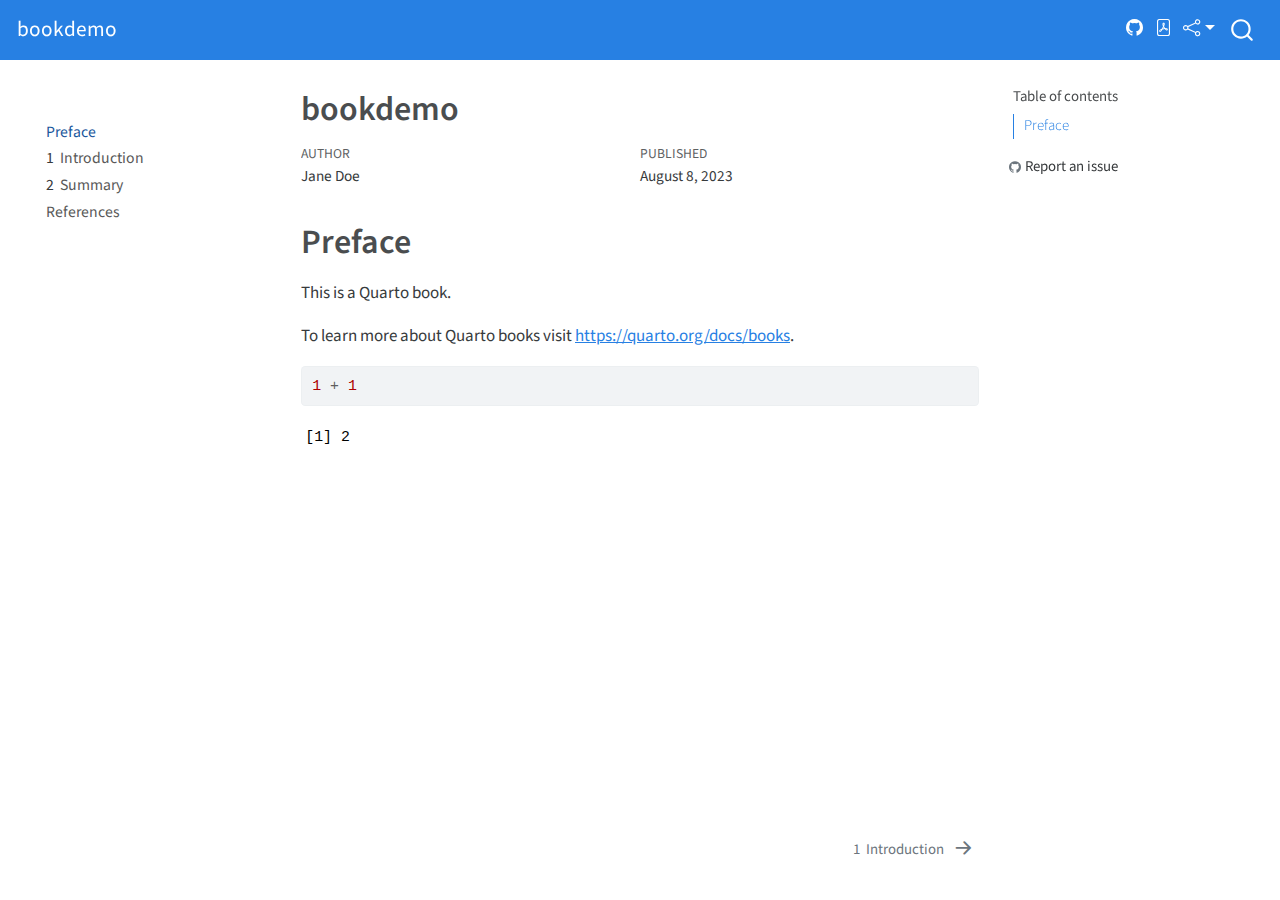
<file: docs/index.html>
<!DOCTYPE html>
<html xmlns="http://www.w3.org/1999/xhtml" lang="en" xml:lang="en"><head>

<meta charset="utf-8">
<meta name="generator" content="quarto-1.3.433">

<meta name="viewport" content="width=device-width, initial-scale=1.0, user-scalable=yes">

<meta name="author" content="Jane Doe">
<meta name="dcterms.date" content="2023-08-08">

<title>bookdemo</title>
<style>
code{white-space: pre-wrap;}
span.smallcaps{font-variant: small-caps;}
div.columns{display: flex; gap: min(4vw, 1.5em);}
div.column{flex: auto; overflow-x: auto;}
div.hanging-indent{margin-left: 1.5em; text-indent: -1.5em;}
ul.task-list{list-style: none;}
ul.task-list li input[type="checkbox"] {
  width: 0.8em;
  margin: 0 0.8em 0.2em -1em; /* quarto-specific, see https://github.com/quarto-dev/quarto-cli/issues/4556 */ 
  vertical-align: middle;
}
/* CSS for syntax highlighting */
pre > code.sourceCode { white-space: pre; position: relative; }
pre > code.sourceCode > span { display: inline-block; line-height: 1.25; }
pre > code.sourceCode > span:empty { height: 1.2em; }
.sourceCode { overflow: visible; }
code.sourceCode > span { color: inherit; text-decoration: inherit; }
div.sourceCode { margin: 1em 0; }
pre.sourceCode { margin: 0; }
@media screen {
div.sourceCode { overflow: auto; }
}
@media print {
pre > code.sourceCode { white-space: pre-wrap; }
pre > code.sourceCode > span { text-indent: -5em; padding-left: 5em; }
}
pre.numberSource code
  { counter-reset: source-line 0; }
pre.numberSource code > span
  { position: relative; left: -4em; counter-increment: source-line; }
pre.numberSource code > span > a:first-child::before
  { content: counter(source-line);
    position: relative; left: -1em; text-align: right; vertical-align: baseline;
    border: none; display: inline-block;
    -webkit-touch-callout: none; -webkit-user-select: none;
    -khtml-user-select: none; -moz-user-select: none;
    -ms-user-select: none; user-select: none;
    padding: 0 4px; width: 4em;
  }
pre.numberSource { margin-left: 3em;  padding-left: 4px; }
div.sourceCode
  {   }
@media screen {
pre > code.sourceCode > span > a:first-child::before { text-decoration: underline; }
}
</style>


<script src="site_libs/quarto-nav/quarto-nav.js"></script>
<script src="site_libs/quarto-nav/headroom.min.js"></script>
<script src="site_libs/clipboard/clipboard.min.js"></script>
<script src="site_libs/quarto-search/autocomplete.umd.js"></script>
<script src="site_libs/quarto-search/fuse.min.js"></script>
<script src="site_libs/quarto-search/quarto-search.js"></script>
<meta name="quarto:offset" content="./">
<link href="./intro.html" rel="next">
<script src="site_libs/quarto-html/quarto.js"></script>
<script src="site_libs/quarto-html/popper.min.js"></script>
<script src="site_libs/quarto-html/tippy.umd.min.js"></script>
<script src="site_libs/quarto-html/anchor.min.js"></script>
<link href="site_libs/quarto-html/tippy.css" rel="stylesheet">
<link href="site_libs/quarto-html/quarto-syntax-highlighting.css" rel="stylesheet" id="quarto-text-highlighting-styles">
<script src="site_libs/bootstrap/bootstrap.min.js"></script>
<link href="site_libs/bootstrap/bootstrap-icons.css" rel="stylesheet">
<link href="site_libs/bootstrap/bootstrap.min.css" rel="stylesheet" id="quarto-bootstrap" data-mode="light">
<script id="quarto-search-options" type="application/json">{
  "location": "navbar",
  "copy-button": false,
  "collapse-after": 3,
  "panel-placement": "end",
  "type": "overlay",
  "limit": 20,
  "language": {
    "search-no-results-text": "No results",
    "search-matching-documents-text": "matching documents",
    "search-copy-link-title": "Copy link to search",
    "search-hide-matches-text": "Hide additional matches",
    "search-more-match-text": "more match in this document",
    "search-more-matches-text": "more matches in this document",
    "search-clear-button-title": "Clear",
    "search-detached-cancel-button-title": "Cancel",
    "search-submit-button-title": "Submit",
    "search-label": "Search"
  }
}</script>


</head>

<body class="nav-sidebar floating nav-fixed">

<div id="quarto-search-results"></div>
  <header id="quarto-header" class="headroom fixed-top">
    <nav class="navbar navbar-expand-lg navbar-dark ">
      <div class="navbar-container container-fluid">
      <div class="navbar-brand-container">
    <a class="navbar-brand" href="./index.html">
    <span class="navbar-title">bookdemo</span>
    </a>
  </div>
        <div class="quarto-navbar-tools ms-auto tools-wide">
    <a href="https://github.com/agrogan1/bookdemo" rel="" title="Source Code" class="quarto-navigation-tool px-1" aria-label="Source Code"><i class="bi bi-github"></i></a>
    <a href="./bookdemo.pdf" rel="" title="Download PDF" class="quarto-navigation-tool px-1" aria-label="Download PDF"><i class="bi bi-file-pdf"></i></a>
    <div class="dropdown">
      <a href="" title="Share" id="quarto-navigation-tool-dropdown-0" class="quarto-navigation-tool dropdown-toggle px-1" data-bs-toggle="dropdown" aria-expanded="false" aria-label="Share"><i class="bi bi-share"></i></a>
      <ul class="dropdown-menu dropdown-menu-end" aria-labelledby="quarto-navigation-tool-dropdown-0">
          <li>
            <a class="dropdown-item quarto-navbar-tools ms-auto-item" href="https://twitter.com/intent/tweet?url=|url|">
              <i class="bi bi-bi-twitter pe-1"></i>
            Twitter
            </a>
          </li>
          <li>
            <a class="dropdown-item quarto-navbar-tools ms-auto-item" href="https://www.facebook.com/sharer/sharer.php?u=|url|">
              <i class="bi bi-bi-facebook pe-1"></i>
            Facebook
            </a>
          </li>
          <li>
            <a class="dropdown-item quarto-navbar-tools ms-auto-item" href="https://www.linkedin.com/sharing/share-offsite/?url=|url|">
              <i class="bi bi-bi-linkedin pe-1"></i>
            LinkedIn
            </a>
          </li>
      </ul>
    </div>
</div>
          <div id="quarto-search" class="" title="Search"></div>
      </div> <!-- /container-fluid -->
    </nav>
  <nav class="quarto-secondary-nav">
    <div class="container-fluid d-flex">
      <button type="button" class="quarto-btn-toggle btn" data-bs-toggle="collapse" data-bs-target="#quarto-sidebar,#quarto-sidebar-glass" aria-controls="quarto-sidebar" aria-expanded="false" aria-label="Toggle sidebar navigation" onclick="if (window.quartoToggleHeadroom) { window.quartoToggleHeadroom(); }">
        <i class="bi bi-layout-text-sidebar-reverse"></i>
      </button>
      <nav class="quarto-page-breadcrumbs" aria-label="breadcrumb"><ol class="breadcrumb"><li class="breadcrumb-item"><a href="./index.html">Preface</a></li></ol></nav>
      <a class="flex-grow-1" role="button" data-bs-toggle="collapse" data-bs-target="#quarto-sidebar,#quarto-sidebar-glass" aria-controls="quarto-sidebar" aria-expanded="false" aria-label="Toggle sidebar navigation" onclick="if (window.quartoToggleHeadroom) { window.quartoToggleHeadroom(); }">      
      </a>
      <button type="button" class="btn quarto-search-button" aria-label="" onclick="window.quartoOpenSearch();">
        <i class="bi bi-search"></i>
      </button>
    </div>
  </nav>
</header>
<!-- content -->
<div id="quarto-content" class="quarto-container page-columns page-rows-contents page-layout-article page-navbar">
<!-- sidebar -->
  <nav id="quarto-sidebar" class="sidebar collapse collapse-horizontal sidebar-navigation floating overflow-auto">
        <div class="mt-2 flex-shrink-0 align-items-center">
        <div class="sidebar-search">
        <div id="quarto-search" class="" title="Search"></div>
        </div>
        </div>
    <div class="sidebar-menu-container"> 
    <ul class="list-unstyled mt-1">
        <li class="sidebar-item">
  <div class="sidebar-item-container"> 
  <a href="./index.html" class="sidebar-item-text sidebar-link active">
 <span class="menu-text">Preface</span></a>
  </div>
</li>
        <li class="sidebar-item">
  <div class="sidebar-item-container"> 
  <a href="./intro.html" class="sidebar-item-text sidebar-link">
 <span class="menu-text"><span class="chapter-number">1</span>&nbsp; <span class="chapter-title">Introduction</span></span></a>
  </div>
</li>
        <li class="sidebar-item">
  <div class="sidebar-item-container"> 
  <a href="./summary.html" class="sidebar-item-text sidebar-link">
 <span class="menu-text"><span class="chapter-number">2</span>&nbsp; <span class="chapter-title">Summary</span></span></a>
  </div>
</li>
        <li class="sidebar-item">
  <div class="sidebar-item-container"> 
  <a href="./references.html" class="sidebar-item-text sidebar-link">
 <span class="menu-text">References</span></a>
  </div>
</li>
    </ul>
    </div>
</nav>
<div id="quarto-sidebar-glass" data-bs-toggle="collapse" data-bs-target="#quarto-sidebar,#quarto-sidebar-glass"></div>
<!-- margin-sidebar -->
    <div id="quarto-margin-sidebar" class="sidebar margin-sidebar">
        <nav id="TOC" role="doc-toc" class="toc-active">
    <h2 id="toc-title">Table of contents</h2>
   
  <ul>
  <li><a href="#preface" id="toc-preface" class="nav-link active" data-scroll-target="#preface">Preface</a></li>
  </ul>
<div class="toc-actions"><div><i class="bi bi-github"></i></div><div class="action-links"><p><a href="https://github.com/agrogan1/bookdemo/issues/new" class="toc-action">Report an issue</a></p></div></div></nav>
    </div>
<!-- main -->
<main class="content" id="quarto-document-content">

<header id="title-block-header" class="quarto-title-block default">
<div class="quarto-title">
<h1 class="title">bookdemo</h1>
</div>



<div class="quarto-title-meta">

    <div>
    <div class="quarto-title-meta-heading">Author</div>
    <div class="quarto-title-meta-contents">
             <p>Jane Doe </p>
          </div>
  </div>
    
    <div>
    <div class="quarto-title-meta-heading">Published</div>
    <div class="quarto-title-meta-contents">
      <p class="date">August 8, 2023</p>
    </div>
  </div>
  
    
  </div>
  

</header>

<section id="preface" class="level1 unnumbered">
<h1 class="unnumbered">Preface</h1>
<p>This is a Quarto book.</p>
<p>To learn more about Quarto books visit <a href="https://quarto.org/docs/books" class="uri">https://quarto.org/docs/books</a>.</p>
<div class="cell">
<div class="sourceCode cell-code" id="cb1"><pre class="sourceCode r code-with-copy"><code class="sourceCode r"><span id="cb1-1"><a href="#cb1-1" aria-hidden="true" tabindex="-1"></a><span class="dv">1</span> <span class="sc">+</span> <span class="dv">1</span></span></code><button title="Copy to Clipboard" class="code-copy-button"><i class="bi"></i></button></pre></div>
<div class="cell-output cell-output-stdout">
<pre><code>[1] 2</code></pre>
</div>
</div>


</section>

</main> <!-- /main -->
<script id="quarto-html-after-body" type="application/javascript">
window.document.addEventListener("DOMContentLoaded", function (event) {
  const toggleBodyColorMode = (bsSheetEl) => {
    const mode = bsSheetEl.getAttribute("data-mode");
    const bodyEl = window.document.querySelector("body");
    if (mode === "dark") {
      bodyEl.classList.add("quarto-dark");
      bodyEl.classList.remove("quarto-light");
    } else {
      bodyEl.classList.add("quarto-light");
      bodyEl.classList.remove("quarto-dark");
    }
  }
  const toggleBodyColorPrimary = () => {
    const bsSheetEl = window.document.querySelector("link#quarto-bootstrap");
    if (bsSheetEl) {
      toggleBodyColorMode(bsSheetEl);
    }
  }
  toggleBodyColorPrimary();  
  const icon = "";
  const anchorJS = new window.AnchorJS();
  anchorJS.options = {
    placement: 'right',
    icon: icon
  };
  anchorJS.add('.anchored');
  const isCodeAnnotation = (el) => {
    for (const clz of el.classList) {
      if (clz.startsWith('code-annotation-')) {                     
        return true;
      }
    }
    return false;
  }
  const clipboard = new window.ClipboardJS('.code-copy-button', {
    text: function(trigger) {
      const codeEl = trigger.previousElementSibling.cloneNode(true);
      for (const childEl of codeEl.children) {
        if (isCodeAnnotation(childEl)) {
          childEl.remove();
        }
      }
      return codeEl.innerText;
    }
  });
  clipboard.on('success', function(e) {
    // button target
    const button = e.trigger;
    // don't keep focus
    button.blur();
    // flash "checked"
    button.classList.add('code-copy-button-checked');
    var currentTitle = button.getAttribute("title");
    button.setAttribute("title", "Copied!");
    let tooltip;
    if (window.bootstrap) {
      button.setAttribute("data-bs-toggle", "tooltip");
      button.setAttribute("data-bs-placement", "left");
      button.setAttribute("data-bs-title", "Copied!");
      tooltip = new bootstrap.Tooltip(button, 
        { trigger: "manual", 
          customClass: "code-copy-button-tooltip",
          offset: [0, -8]});
      tooltip.show();    
    }
    setTimeout(function() {
      if (tooltip) {
        tooltip.hide();
        button.removeAttribute("data-bs-title");
        button.removeAttribute("data-bs-toggle");
        button.removeAttribute("data-bs-placement");
      }
      button.setAttribute("title", currentTitle);
      button.classList.remove('code-copy-button-checked');
    }, 1000);
    // clear code selection
    e.clearSelection();
  });
  function tippyHover(el, contentFn) {
    const config = {
      allowHTML: true,
      content: contentFn,
      maxWidth: 500,
      delay: 100,
      arrow: false,
      appendTo: function(el) {
          return el.parentElement;
      },
      interactive: true,
      interactiveBorder: 10,
      theme: 'quarto',
      placement: 'bottom-start'
    };
    window.tippy(el, config); 
  }
  const noterefs = window.document.querySelectorAll('a[role="doc-noteref"]');
  for (var i=0; i<noterefs.length; i++) {
    const ref = noterefs[i];
    tippyHover(ref, function() {
      // use id or data attribute instead here
      let href = ref.getAttribute('data-footnote-href') || ref.getAttribute('href');
      try { href = new URL(href).hash; } catch {}
      const id = href.replace(/^#\/?/, "");
      const note = window.document.getElementById(id);
      return note.innerHTML;
    });
  }
      let selectedAnnoteEl;
      const selectorForAnnotation = ( cell, annotation) => {
        let cellAttr = 'data-code-cell="' + cell + '"';
        let lineAttr = 'data-code-annotation="' +  annotation + '"';
        const selector = 'span[' + cellAttr + '][' + lineAttr + ']';
        return selector;
      }
      const selectCodeLines = (annoteEl) => {
        const doc = window.document;
        const targetCell = annoteEl.getAttribute("data-target-cell");
        const targetAnnotation = annoteEl.getAttribute("data-target-annotation");
        const annoteSpan = window.document.querySelector(selectorForAnnotation(targetCell, targetAnnotation));
        const lines = annoteSpan.getAttribute("data-code-lines").split(",");
        const lineIds = lines.map((line) => {
          return targetCell + "-" + line;
        })
        let top = null;
        let height = null;
        let parent = null;
        if (lineIds.length > 0) {
            //compute the position of the single el (top and bottom and make a div)
            const el = window.document.getElementById(lineIds[0]);
            top = el.offsetTop;
            height = el.offsetHeight;
            parent = el.parentElement.parentElement;
          if (lineIds.length > 1) {
            const lastEl = window.document.getElementById(lineIds[lineIds.length - 1]);
            const bottom = lastEl.offsetTop + lastEl.offsetHeight;
            height = bottom - top;
          }
          if (top !== null && height !== null && parent !== null) {
            // cook up a div (if necessary) and position it 
            let div = window.document.getElementById("code-annotation-line-highlight");
            if (div === null) {
              div = window.document.createElement("div");
              div.setAttribute("id", "code-annotation-line-highlight");
              div.style.position = 'absolute';
              parent.appendChild(div);
            }
            div.style.top = top - 2 + "px";
            div.style.height = height + 4 + "px";
            let gutterDiv = window.document.getElementById("code-annotation-line-highlight-gutter");
            if (gutterDiv === null) {
              gutterDiv = window.document.createElement("div");
              gutterDiv.setAttribute("id", "code-annotation-line-highlight-gutter");
              gutterDiv.style.position = 'absolute';
              const codeCell = window.document.getElementById(targetCell);
              const gutter = codeCell.querySelector('.code-annotation-gutter');
              gutter.appendChild(gutterDiv);
            }
            gutterDiv.style.top = top - 2 + "px";
            gutterDiv.style.height = height + 4 + "px";
          }
          selectedAnnoteEl = annoteEl;
        }
      };
      const unselectCodeLines = () => {
        const elementsIds = ["code-annotation-line-highlight", "code-annotation-line-highlight-gutter"];
        elementsIds.forEach((elId) => {
          const div = window.document.getElementById(elId);
          if (div) {
            div.remove();
          }
        });
        selectedAnnoteEl = undefined;
      };
      // Attach click handler to the DT
      const annoteDls = window.document.querySelectorAll('dt[data-target-cell]');
      for (const annoteDlNode of annoteDls) {
        annoteDlNode.addEventListener('click', (event) => {
          const clickedEl = event.target;
          if (clickedEl !== selectedAnnoteEl) {
            unselectCodeLines();
            const activeEl = window.document.querySelector('dt[data-target-cell].code-annotation-active');
            if (activeEl) {
              activeEl.classList.remove('code-annotation-active');
            }
            selectCodeLines(clickedEl);
            clickedEl.classList.add('code-annotation-active');
          } else {
            // Unselect the line
            unselectCodeLines();
            clickedEl.classList.remove('code-annotation-active');
          }
        });
      }
  const findCites = (el) => {
    const parentEl = el.parentElement;
    if (parentEl) {
      const cites = parentEl.dataset.cites;
      if (cites) {
        return {
          el,
          cites: cites.split(' ')
        };
      } else {
        return findCites(el.parentElement)
      }
    } else {
      return undefined;
    }
  };
  var bibliorefs = window.document.querySelectorAll('a[role="doc-biblioref"]');
  for (var i=0; i<bibliorefs.length; i++) {
    const ref = bibliorefs[i];
    const citeInfo = findCites(ref);
    if (citeInfo) {
      tippyHover(citeInfo.el, function() {
        var popup = window.document.createElement('div');
        citeInfo.cites.forEach(function(cite) {
          var citeDiv = window.document.createElement('div');
          citeDiv.classList.add('hanging-indent');
          citeDiv.classList.add('csl-entry');
          var biblioDiv = window.document.getElementById('ref-' + cite);
          if (biblioDiv) {
            citeDiv.innerHTML = biblioDiv.innerHTML;
          }
          popup.appendChild(citeDiv);
        });
        return popup.innerHTML;
      });
    }
  }
});
</script>
<nav class="page-navigation">
  <div class="nav-page nav-page-previous">
  </div>
  <div class="nav-page nav-page-next">
      <a href="./intro.html" class="pagination-link">
        <span class="nav-page-text"><span class="chapter-number">1</span>&nbsp; <span class="chapter-title">Introduction</span></span> <i class="bi bi-arrow-right-short"></i>
      </a>
  </div>
</nav>
</div> <!-- /content -->



</body></html>
</file>
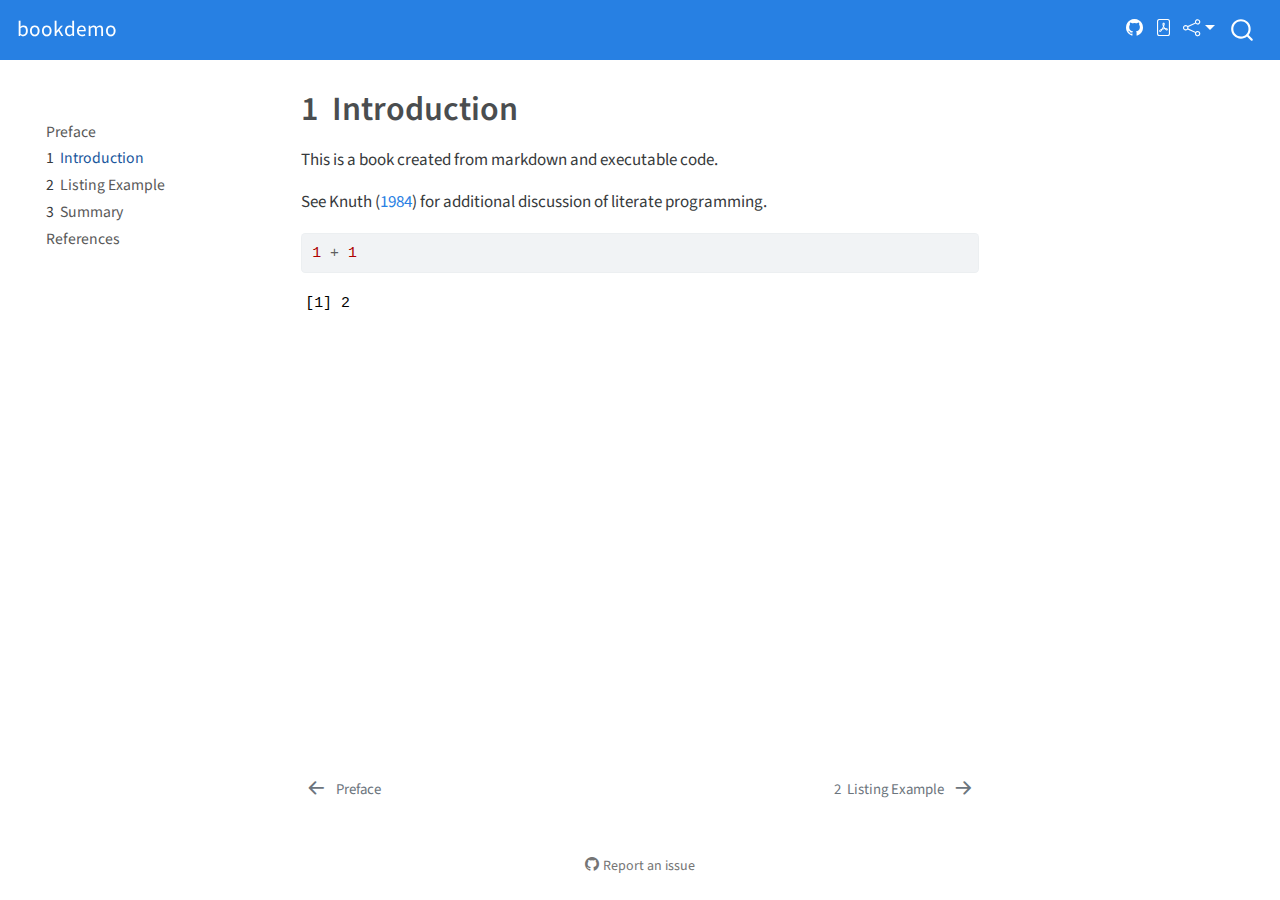
<file: docs/intro.html>
<!DOCTYPE html>
<html xmlns="http://www.w3.org/1999/xhtml" lang="en" xml:lang="en"><head>

<meta charset="utf-8">
<meta name="generator" content="quarto-1.3.450">

<meta name="viewport" content="width=device-width, initial-scale=1.0, user-scalable=yes">


<title>bookdemo - 1&nbsp; Introduction</title>
<style>
code{white-space: pre-wrap;}
span.smallcaps{font-variant: small-caps;}
div.columns{display: flex; gap: min(4vw, 1.5em);}
div.column{flex: auto; overflow-x: auto;}
div.hanging-indent{margin-left: 1.5em; text-indent: -1.5em;}
ul.task-list{list-style: none;}
ul.task-list li input[type="checkbox"] {
  width: 0.8em;
  margin: 0 0.8em 0.2em -1em; /* quarto-specific, see https://github.com/quarto-dev/quarto-cli/issues/4556 */ 
  vertical-align: middle;
}
/* CSS for syntax highlighting */
pre > code.sourceCode { white-space: pre; position: relative; }
pre > code.sourceCode > span { display: inline-block; line-height: 1.25; }
pre > code.sourceCode > span:empty { height: 1.2em; }
.sourceCode { overflow: visible; }
code.sourceCode > span { color: inherit; text-decoration: inherit; }
div.sourceCode { margin: 1em 0; }
pre.sourceCode { margin: 0; }
@media screen {
div.sourceCode { overflow: auto; }
}
@media print {
pre > code.sourceCode { white-space: pre-wrap; }
pre > code.sourceCode > span { text-indent: -5em; padding-left: 5em; }
}
pre.numberSource code
  { counter-reset: source-line 0; }
pre.numberSource code > span
  { position: relative; left: -4em; counter-increment: source-line; }
pre.numberSource code > span > a:first-child::before
  { content: counter(source-line);
    position: relative; left: -1em; text-align: right; vertical-align: baseline;
    border: none; display: inline-block;
    -webkit-touch-callout: none; -webkit-user-select: none;
    -khtml-user-select: none; -moz-user-select: none;
    -ms-user-select: none; user-select: none;
    padding: 0 4px; width: 4em;
  }
pre.numberSource { margin-left: 3em;  padding-left: 4px; }
div.sourceCode
  {   }
@media screen {
pre > code.sourceCode > span > a:first-child::before { text-decoration: underline; }
}
/* CSS for citations */
div.csl-bib-body { }
div.csl-entry {
  clear: both;
}
.hanging-indent div.csl-entry {
  margin-left:2em;
  text-indent:-2em;
}
div.csl-left-margin {
  min-width:2em;
  float:left;
}
div.csl-right-inline {
  margin-left:2em;
  padding-left:1em;
}
div.csl-indent {
  margin-left: 2em;
}</style>


<script src="site_libs/quarto-nav/quarto-nav.js"></script>
<script src="site_libs/quarto-nav/headroom.min.js"></script>
<script src="site_libs/clipboard/clipboard.min.js"></script>
<script src="site_libs/quarto-search/autocomplete.umd.js"></script>
<script src="site_libs/quarto-search/fuse.min.js"></script>
<script src="site_libs/quarto-search/quarto-search.js"></script>
<meta name="quarto:offset" content="./">
<link href="./listing-example.html" rel="next">
<link href="./index.html" rel="prev">
<script src="site_libs/quarto-html/quarto.js"></script>
<script src="site_libs/quarto-html/popper.min.js"></script>
<script src="site_libs/quarto-html/tippy.umd.min.js"></script>
<script src="site_libs/quarto-html/anchor.min.js"></script>
<link href="site_libs/quarto-html/tippy.css" rel="stylesheet">
<link href="site_libs/quarto-html/quarto-syntax-highlighting.css" rel="stylesheet" id="quarto-text-highlighting-styles">
<script src="site_libs/bootstrap/bootstrap.min.js"></script>
<link href="site_libs/bootstrap/bootstrap-icons.css" rel="stylesheet">
<link href="site_libs/bootstrap/bootstrap.min.css" rel="stylesheet" id="quarto-bootstrap" data-mode="light">
<script id="quarto-search-options" type="application/json">{
  "location": "navbar",
  "copy-button": false,
  "collapse-after": 3,
  "panel-placement": "end",
  "type": "overlay",
  "limit": 20,
  "language": {
    "search-no-results-text": "No results",
    "search-matching-documents-text": "matching documents",
    "search-copy-link-title": "Copy link to search",
    "search-hide-matches-text": "Hide additional matches",
    "search-more-match-text": "more match in this document",
    "search-more-matches-text": "more matches in this document",
    "search-clear-button-title": "Clear",
    "search-detached-cancel-button-title": "Cancel",
    "search-submit-button-title": "Submit",
    "search-label": "Search"
  }
}</script>


</head>

<body class="nav-sidebar floating nav-fixed">

<div id="quarto-search-results"></div>
  <header id="quarto-header" class="headroom fixed-top">
    <nav class="navbar navbar-expand-lg navbar-dark ">
      <div class="navbar-container container-fluid">
      <div class="navbar-brand-container">
    <a class="navbar-brand" href="./index.html">
    <span class="navbar-title">bookdemo</span>
    </a>
  </div>
        <div class="quarto-navbar-tools ms-auto tools-wide">
    <a href="https://github.com/agrogan1/bookdemo" rel="" title="Source Code" class="quarto-navigation-tool px-1" aria-label="Source Code"><i class="bi bi-github"></i></a>
    <a href="./bookdemo.pdf" rel="" title="Download PDF" class="quarto-navigation-tool px-1" aria-label="Download PDF"><i class="bi bi-file-pdf"></i></a>
    <div class="dropdown">
      <a href="" title="Share" id="quarto-navigation-tool-dropdown-0" class="quarto-navigation-tool dropdown-toggle px-1" data-bs-toggle="dropdown" aria-expanded="false" aria-label="Share"><i class="bi bi-share"></i></a>
      <ul class="dropdown-menu dropdown-menu-end" aria-labelledby="quarto-navigation-tool-dropdown-0">
          <li>
            <a class="dropdown-item quarto-navbar-tools ms-auto-item" href="https://twitter.com/intent/tweet?url=|url|">
              <i class="bi bi-bi-twitter pe-1"></i>
            Twitter
            </a>
          </li>
          <li>
            <a class="dropdown-item quarto-navbar-tools ms-auto-item" href="https://www.facebook.com/sharer/sharer.php?u=|url|">
              <i class="bi bi-bi-facebook pe-1"></i>
            Facebook
            </a>
          </li>
          <li>
            <a class="dropdown-item quarto-navbar-tools ms-auto-item" href="https://www.linkedin.com/sharing/share-offsite/?url=|url|">
              <i class="bi bi-bi-linkedin pe-1"></i>
            LinkedIn
            </a>
          </li>
      </ul>
    </div>
</div>
          <div id="quarto-search" class="" title="Search"></div>
      </div> <!-- /container-fluid -->
    </nav>
  <nav class="quarto-secondary-nav">
    <div class="container-fluid d-flex">
      <button type="button" class="quarto-btn-toggle btn" data-bs-toggle="collapse" data-bs-target="#quarto-sidebar,#quarto-sidebar-glass" aria-controls="quarto-sidebar" aria-expanded="false" aria-label="Toggle sidebar navigation" onclick="if (window.quartoToggleHeadroom) { window.quartoToggleHeadroom(); }">
        <i class="bi bi-layout-text-sidebar-reverse"></i>
      </button>
      <nav class="quarto-page-breadcrumbs" aria-label="breadcrumb"><ol class="breadcrumb"><li class="breadcrumb-item"><a href="./intro.html"><span class="chapter-number">1</span>&nbsp; <span class="chapter-title">Introduction</span></a></li></ol></nav>
      <a class="flex-grow-1" role="button" data-bs-toggle="collapse" data-bs-target="#quarto-sidebar,#quarto-sidebar-glass" aria-controls="quarto-sidebar" aria-expanded="false" aria-label="Toggle sidebar navigation" onclick="if (window.quartoToggleHeadroom) { window.quartoToggleHeadroom(); }">      
      </a>
      <button type="button" class="btn quarto-search-button" aria-label="" onclick="window.quartoOpenSearch();">
        <i class="bi bi-search"></i>
      </button>
    </div>
  </nav>
</header>
<!-- content -->
<div id="quarto-content" class="quarto-container page-columns page-rows-contents page-layout-article page-navbar">
<!-- sidebar -->
  <nav id="quarto-sidebar" class="sidebar collapse collapse-horizontal sidebar-navigation floating overflow-auto">
        <div class="mt-2 flex-shrink-0 align-items-center">
        <div class="sidebar-search">
        <div id="quarto-search" class="" title="Search"></div>
        </div>
        </div>
    <div class="sidebar-menu-container"> 
    <ul class="list-unstyled mt-1">
        <li class="sidebar-item">
  <div class="sidebar-item-container"> 
  <a href="./index.html" class="sidebar-item-text sidebar-link">
 <span class="menu-text">Preface</span></a>
  </div>
</li>
        <li class="sidebar-item">
  <div class="sidebar-item-container"> 
  <a href="./intro.html" class="sidebar-item-text sidebar-link active">
 <span class="menu-text"><span class="chapter-number">1</span>&nbsp; <span class="chapter-title">Introduction</span></span></a>
  </div>
</li>
        <li class="sidebar-item">
  <div class="sidebar-item-container"> 
  <a href="./listing-example.html" class="sidebar-item-text sidebar-link">
 <span class="menu-text"><span class="chapter-number">2</span>&nbsp; <span class="chapter-title">Listing Example</span></span></a>
  </div>
</li>
        <li class="sidebar-item">
  <div class="sidebar-item-container"> 
  <a href="./summary.html" class="sidebar-item-text sidebar-link">
 <span class="menu-text"><span class="chapter-number">3</span>&nbsp; <span class="chapter-title">Summary</span></span></a>
  </div>
</li>
        <li class="sidebar-item">
  <div class="sidebar-item-container"> 
  <a href="./references.html" class="sidebar-item-text sidebar-link">
 <span class="menu-text">References</span></a>
  </div>
</li>
    </ul>
    </div>
</nav>
<div id="quarto-sidebar-glass" data-bs-toggle="collapse" data-bs-target="#quarto-sidebar,#quarto-sidebar-glass"></div>
<!-- margin-sidebar -->
    <div id="quarto-margin-sidebar" class="sidebar margin-sidebar">
        
    </div>
<!-- main -->
<main class="content" id="quarto-document-content">

<header id="title-block-header" class="quarto-title-block default">
<div class="quarto-title">
<h1 class="title"><span class="chapter-number">1</span>&nbsp; <span class="chapter-title">Introduction</span></h1>
</div>



<div class="quarto-title-meta">

    
  
    
  </div>
  

</header>

<p>This is a book created from markdown and executable code.</p>
<p>See <span class="citation" data-cites="knuth84">Knuth (<a href="references.html#ref-knuth84" role="doc-biblioref">1984</a>)</span> for additional discussion of literate programming.</p>
<div class="cell">
<div class="sourceCode cell-code" id="cb1"><pre class="sourceCode r code-with-copy"><code class="sourceCode r"><span id="cb1-1"><a href="#cb1-1" aria-hidden="true" tabindex="-1"></a><span class="dv">1</span> <span class="sc">+</span> <span class="dv">1</span></span></code><button title="Copy to Clipboard" class="code-copy-button"><i class="bi"></i></button></pre></div>
<div class="cell-output cell-output-stdout">
<pre><code>[1] 2</code></pre>
</div>
</div>


<div id="refs" class="references csl-bib-body hanging-indent" role="list" style="display: none">
<div id="ref-knuth84" class="csl-entry" role="listitem">
Knuth, Donald E. 1984. <span>“Literate Programming.”</span> <em>Comput. J.</em> 27 (2): 97–111. <a href="https://doi.org/10.1093/comjnl/27.2.97">https://doi.org/10.1093/comjnl/27.2.97</a>.
</div>
</div>

</main> <!-- /main -->
<script id="quarto-html-after-body" type="application/javascript">
window.document.addEventListener("DOMContentLoaded", function (event) {
  const toggleBodyColorMode = (bsSheetEl) => {
    const mode = bsSheetEl.getAttribute("data-mode");
    const bodyEl = window.document.querySelector("body");
    if (mode === "dark") {
      bodyEl.classList.add("quarto-dark");
      bodyEl.classList.remove("quarto-light");
    } else {
      bodyEl.classList.add("quarto-light");
      bodyEl.classList.remove("quarto-dark");
    }
  }
  const toggleBodyColorPrimary = () => {
    const bsSheetEl = window.document.querySelector("link#quarto-bootstrap");
    if (bsSheetEl) {
      toggleBodyColorMode(bsSheetEl);
    }
  }
  toggleBodyColorPrimary();  
  const icon = "";
  const anchorJS = new window.AnchorJS();
  anchorJS.options = {
    placement: 'right',
    icon: icon
  };
  anchorJS.add('.anchored');
  const isCodeAnnotation = (el) => {
    for (const clz of el.classList) {
      if (clz.startsWith('code-annotation-')) {                     
        return true;
      }
    }
    return false;
  }
  const clipboard = new window.ClipboardJS('.code-copy-button', {
    text: function(trigger) {
      const codeEl = trigger.previousElementSibling.cloneNode(true);
      for (const childEl of codeEl.children) {
        if (isCodeAnnotation(childEl)) {
          childEl.remove();
        }
      }
      return codeEl.innerText;
    }
  });
  clipboard.on('success', function(e) {
    // button target
    const button = e.trigger;
    // don't keep focus
    button.blur();
    // flash "checked"
    button.classList.add('code-copy-button-checked');
    var currentTitle = button.getAttribute("title");
    button.setAttribute("title", "Copied!");
    let tooltip;
    if (window.bootstrap) {
      button.setAttribute("data-bs-toggle", "tooltip");
      button.setAttribute("data-bs-placement", "left");
      button.setAttribute("data-bs-title", "Copied!");
      tooltip = new bootstrap.Tooltip(button, 
        { trigger: "manual", 
          customClass: "code-copy-button-tooltip",
          offset: [0, -8]});
      tooltip.show();    
    }
    setTimeout(function() {
      if (tooltip) {
        tooltip.hide();
        button.removeAttribute("data-bs-title");
        button.removeAttribute("data-bs-toggle");
        button.removeAttribute("data-bs-placement");
      }
      button.setAttribute("title", currentTitle);
      button.classList.remove('code-copy-button-checked');
    }, 1000);
    // clear code selection
    e.clearSelection();
  });
  function tippyHover(el, contentFn) {
    const config = {
      allowHTML: true,
      content: contentFn,
      maxWidth: 500,
      delay: 100,
      arrow: false,
      appendTo: function(el) {
          return el.parentElement;
      },
      interactive: true,
      interactiveBorder: 10,
      theme: 'quarto',
      placement: 'bottom-start'
    };
    window.tippy(el, config); 
  }
  const noterefs = window.document.querySelectorAll('a[role="doc-noteref"]');
  for (var i=0; i<noterefs.length; i++) {
    const ref = noterefs[i];
    tippyHover(ref, function() {
      // use id or data attribute instead here
      let href = ref.getAttribute('data-footnote-href') || ref.getAttribute('href');
      try { href = new URL(href).hash; } catch {}
      const id = href.replace(/^#\/?/, "");
      const note = window.document.getElementById(id);
      return note.innerHTML;
    });
  }
      let selectedAnnoteEl;
      const selectorForAnnotation = ( cell, annotation) => {
        let cellAttr = 'data-code-cell="' + cell + '"';
        let lineAttr = 'data-code-annotation="' +  annotation + '"';
        const selector = 'span[' + cellAttr + '][' + lineAttr + ']';
        return selector;
      }
      const selectCodeLines = (annoteEl) => {
        const doc = window.document;
        const targetCell = annoteEl.getAttribute("data-target-cell");
        const targetAnnotation = annoteEl.getAttribute("data-target-annotation");
        const annoteSpan = window.document.querySelector(selectorForAnnotation(targetCell, targetAnnotation));
        const lines = annoteSpan.getAttribute("data-code-lines").split(",");
        const lineIds = lines.map((line) => {
          return targetCell + "-" + line;
        })
        let top = null;
        let height = null;
        let parent = null;
        if (lineIds.length > 0) {
            //compute the position of the single el (top and bottom and make a div)
            const el = window.document.getElementById(lineIds[0]);
            top = el.offsetTop;
            height = el.offsetHeight;
            parent = el.parentElement.parentElement;
          if (lineIds.length > 1) {
            const lastEl = window.document.getElementById(lineIds[lineIds.length - 1]);
            const bottom = lastEl.offsetTop + lastEl.offsetHeight;
            height = bottom - top;
          }
          if (top !== null && height !== null && parent !== null) {
            // cook up a div (if necessary) and position it 
            let div = window.document.getElementById("code-annotation-line-highlight");
            if (div === null) {
              div = window.document.createElement("div");
              div.setAttribute("id", "code-annotation-line-highlight");
              div.style.position = 'absolute';
              parent.appendChild(div);
            }
            div.style.top = top - 2 + "px";
            div.style.height = height + 4 + "px";
            let gutterDiv = window.document.getElementById("code-annotation-line-highlight-gutter");
            if (gutterDiv === null) {
              gutterDiv = window.document.createElement("div");
              gutterDiv.setAttribute("id", "code-annotation-line-highlight-gutter");
              gutterDiv.style.position = 'absolute';
              const codeCell = window.document.getElementById(targetCell);
              const gutter = codeCell.querySelector('.code-annotation-gutter');
              gutter.appendChild(gutterDiv);
            }
            gutterDiv.style.top = top - 2 + "px";
            gutterDiv.style.height = height + 4 + "px";
          }
          selectedAnnoteEl = annoteEl;
        }
      };
      const unselectCodeLines = () => {
        const elementsIds = ["code-annotation-line-highlight", "code-annotation-line-highlight-gutter"];
        elementsIds.forEach((elId) => {
          const div = window.document.getElementById(elId);
          if (div) {
            div.remove();
          }
        });
        selectedAnnoteEl = undefined;
      };
      // Attach click handler to the DT
      const annoteDls = window.document.querySelectorAll('dt[data-target-cell]');
      for (const annoteDlNode of annoteDls) {
        annoteDlNode.addEventListener('click', (event) => {
          const clickedEl = event.target;
          if (clickedEl !== selectedAnnoteEl) {
            unselectCodeLines();
            const activeEl = window.document.querySelector('dt[data-target-cell].code-annotation-active');
            if (activeEl) {
              activeEl.classList.remove('code-annotation-active');
            }
            selectCodeLines(clickedEl);
            clickedEl.classList.add('code-annotation-active');
          } else {
            // Unselect the line
            unselectCodeLines();
            clickedEl.classList.remove('code-annotation-active');
          }
        });
      }
  const findCites = (el) => {
    const parentEl = el.parentElement;
    if (parentEl) {
      const cites = parentEl.dataset.cites;
      if (cites) {
        return {
          el,
          cites: cites.split(' ')
        };
      } else {
        return findCites(el.parentElement)
      }
    } else {
      return undefined;
    }
  };
  var bibliorefs = window.document.querySelectorAll('a[role="doc-biblioref"]');
  for (var i=0; i<bibliorefs.length; i++) {
    const ref = bibliorefs[i];
    const citeInfo = findCites(ref);
    if (citeInfo) {
      tippyHover(citeInfo.el, function() {
        var popup = window.document.createElement('div');
        citeInfo.cites.forEach(function(cite) {
          var citeDiv = window.document.createElement('div');
          citeDiv.classList.add('hanging-indent');
          citeDiv.classList.add('csl-entry');
          var biblioDiv = window.document.getElementById('ref-' + cite);
          if (biblioDiv) {
            citeDiv.innerHTML = biblioDiv.innerHTML;
          }
          popup.appendChild(citeDiv);
        });
        return popup.innerHTML;
      });
    }
  }
});
</script>
<nav class="page-navigation">
  <div class="nav-page nav-page-previous">
      <a href="./index.html" class="pagination-link">
        <i class="bi bi-arrow-left-short"></i> <span class="nav-page-text">Preface</span>
      </a>          
  </div>
  <div class="nav-page nav-page-next">
      <a href="./listing-example.html" class="pagination-link">
        <span class="nav-page-text"><span class="chapter-number">2</span>&nbsp; <span class="chapter-title">Listing Example</span></span> <i class="bi bi-arrow-right-short"></i>
      </a>
  </div>
</nav>
</div> <!-- /content -->



<footer class="footer"><div class="nav-footer"><div class="nav-footer-center"><div class="toc-actions"><div><i class="bi bi-github"></i></div><div class="action-links"><p><a href="https://github.com/agrogan1/bookdemo/issues/new" class="toc-action">Report an issue</a></p></div></div></div></div></footer></body></html>
</file>
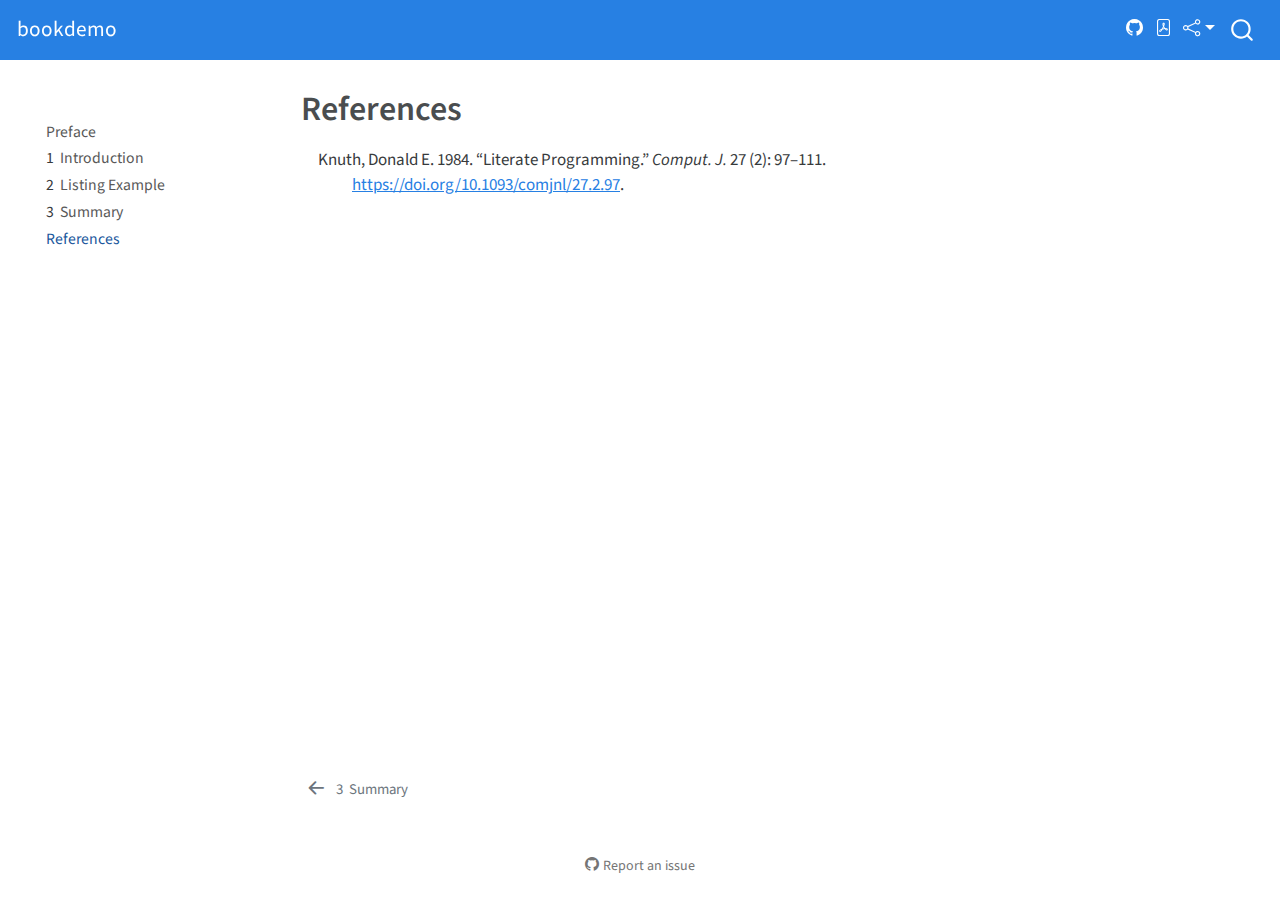
<file: docs/references.html>
<!DOCTYPE html>
<html xmlns="http://www.w3.org/1999/xhtml" lang="en" xml:lang="en"><head>

<meta charset="utf-8">
<meta name="generator" content="quarto-1.3.450">

<meta name="viewport" content="width=device-width, initial-scale=1.0, user-scalable=yes">


<title>bookdemo - References</title>
<style>
code{white-space: pre-wrap;}
span.smallcaps{font-variant: small-caps;}
div.columns{display: flex; gap: min(4vw, 1.5em);}
div.column{flex: auto; overflow-x: auto;}
div.hanging-indent{margin-left: 1.5em; text-indent: -1.5em;}
ul.task-list{list-style: none;}
ul.task-list li input[type="checkbox"] {
  width: 0.8em;
  margin: 0 0.8em 0.2em -1em; /* quarto-specific, see https://github.com/quarto-dev/quarto-cli/issues/4556 */ 
  vertical-align: middle;
}
/* CSS for citations */
div.csl-bib-body { }
div.csl-entry {
  clear: both;
}
.hanging-indent div.csl-entry {
  margin-left:2em;
  text-indent:-2em;
}
div.csl-left-margin {
  min-width:2em;
  float:left;
}
div.csl-right-inline {
  margin-left:2em;
  padding-left:1em;
}
div.csl-indent {
  margin-left: 2em;
}</style>


<script src="site_libs/quarto-nav/quarto-nav.js"></script>
<script src="site_libs/quarto-nav/headroom.min.js"></script>
<script src="site_libs/clipboard/clipboard.min.js"></script>
<script src="site_libs/quarto-search/autocomplete.umd.js"></script>
<script src="site_libs/quarto-search/fuse.min.js"></script>
<script src="site_libs/quarto-search/quarto-search.js"></script>
<meta name="quarto:offset" content="./">
<link href="./summary.html" rel="prev">
<script src="site_libs/quarto-html/quarto.js"></script>
<script src="site_libs/quarto-html/popper.min.js"></script>
<script src="site_libs/quarto-html/tippy.umd.min.js"></script>
<script src="site_libs/quarto-html/anchor.min.js"></script>
<link href="site_libs/quarto-html/tippy.css" rel="stylesheet">
<link href="site_libs/quarto-html/quarto-syntax-highlighting.css" rel="stylesheet" id="quarto-text-highlighting-styles">
<script src="site_libs/bootstrap/bootstrap.min.js"></script>
<link href="site_libs/bootstrap/bootstrap-icons.css" rel="stylesheet">
<link href="site_libs/bootstrap/bootstrap.min.css" rel="stylesheet" id="quarto-bootstrap" data-mode="light">
<script id="quarto-search-options" type="application/json">{
  "location": "navbar",
  "copy-button": false,
  "collapse-after": 3,
  "panel-placement": "end",
  "type": "overlay",
  "limit": 20,
  "language": {
    "search-no-results-text": "No results",
    "search-matching-documents-text": "matching documents",
    "search-copy-link-title": "Copy link to search",
    "search-hide-matches-text": "Hide additional matches",
    "search-more-match-text": "more match in this document",
    "search-more-matches-text": "more matches in this document",
    "search-clear-button-title": "Clear",
    "search-detached-cancel-button-title": "Cancel",
    "search-submit-button-title": "Submit",
    "search-label": "Search"
  }
}</script>


</head>

<body class="nav-sidebar floating nav-fixed">

<div id="quarto-search-results"></div>
  <header id="quarto-header" class="headroom fixed-top">
    <nav class="navbar navbar-expand-lg navbar-dark ">
      <div class="navbar-container container-fluid">
      <div class="navbar-brand-container">
    <a class="navbar-brand" href="./index.html">
    <span class="navbar-title">bookdemo</span>
    </a>
  </div>
        <div class="quarto-navbar-tools ms-auto tools-wide">
    <a href="https://github.com/agrogan1/bookdemo" rel="" title="Source Code" class="quarto-navigation-tool px-1" aria-label="Source Code"><i class="bi bi-github"></i></a>
    <a href="./bookdemo.pdf" rel="" title="Download PDF" class="quarto-navigation-tool px-1" aria-label="Download PDF"><i class="bi bi-file-pdf"></i></a>
    <div class="dropdown">
      <a href="" title="Share" id="quarto-navigation-tool-dropdown-0" class="quarto-navigation-tool dropdown-toggle px-1" data-bs-toggle="dropdown" aria-expanded="false" aria-label="Share"><i class="bi bi-share"></i></a>
      <ul class="dropdown-menu dropdown-menu-end" aria-labelledby="quarto-navigation-tool-dropdown-0">
          <li>
            <a class="dropdown-item quarto-navbar-tools ms-auto-item" href="https://twitter.com/intent/tweet?url=|url|">
              <i class="bi bi-bi-twitter pe-1"></i>
            Twitter
            </a>
          </li>
          <li>
            <a class="dropdown-item quarto-navbar-tools ms-auto-item" href="https://www.facebook.com/sharer/sharer.php?u=|url|">
              <i class="bi bi-bi-facebook pe-1"></i>
            Facebook
            </a>
          </li>
          <li>
            <a class="dropdown-item quarto-navbar-tools ms-auto-item" href="https://www.linkedin.com/sharing/share-offsite/?url=|url|">
              <i class="bi bi-bi-linkedin pe-1"></i>
            LinkedIn
            </a>
          </li>
      </ul>
    </div>
</div>
          <div id="quarto-search" class="" title="Search"></div>
      </div> <!-- /container-fluid -->
    </nav>
  <nav class="quarto-secondary-nav">
    <div class="container-fluid d-flex">
      <button type="button" class="quarto-btn-toggle btn" data-bs-toggle="collapse" data-bs-target="#quarto-sidebar,#quarto-sidebar-glass" aria-controls="quarto-sidebar" aria-expanded="false" aria-label="Toggle sidebar navigation" onclick="if (window.quartoToggleHeadroom) { window.quartoToggleHeadroom(); }">
        <i class="bi bi-layout-text-sidebar-reverse"></i>
      </button>
      <nav class="quarto-page-breadcrumbs" aria-label="breadcrumb"><ol class="breadcrumb"><li class="breadcrumb-item"><a href="./references.html">References</a></li></ol></nav>
      <a class="flex-grow-1" role="button" data-bs-toggle="collapse" data-bs-target="#quarto-sidebar,#quarto-sidebar-glass" aria-controls="quarto-sidebar" aria-expanded="false" aria-label="Toggle sidebar navigation" onclick="if (window.quartoToggleHeadroom) { window.quartoToggleHeadroom(); }">      
      </a>
      <button type="button" class="btn quarto-search-button" aria-label="" onclick="window.quartoOpenSearch();">
        <i class="bi bi-search"></i>
      </button>
    </div>
  </nav>
</header>
<!-- content -->
<div id="quarto-content" class="quarto-container page-columns page-rows-contents page-layout-article page-navbar">
<!-- sidebar -->
  <nav id="quarto-sidebar" class="sidebar collapse collapse-horizontal sidebar-navigation floating overflow-auto">
        <div class="mt-2 flex-shrink-0 align-items-center">
        <div class="sidebar-search">
        <div id="quarto-search" class="" title="Search"></div>
        </div>
        </div>
    <div class="sidebar-menu-container"> 
    <ul class="list-unstyled mt-1">
        <li class="sidebar-item">
  <div class="sidebar-item-container"> 
  <a href="./index.html" class="sidebar-item-text sidebar-link">
 <span class="menu-text">Preface</span></a>
  </div>
</li>
        <li class="sidebar-item">
  <div class="sidebar-item-container"> 
  <a href="./intro.html" class="sidebar-item-text sidebar-link">
 <span class="menu-text"><span class="chapter-number">1</span>&nbsp; <span class="chapter-title">Introduction</span></span></a>
  </div>
</li>
        <li class="sidebar-item">
  <div class="sidebar-item-container"> 
  <a href="./listing-example.html" class="sidebar-item-text sidebar-link">
 <span class="menu-text"><span class="chapter-number">2</span>&nbsp; <span class="chapter-title">Listing Example</span></span></a>
  </div>
</li>
        <li class="sidebar-item">
  <div class="sidebar-item-container"> 
  <a href="./summary.html" class="sidebar-item-text sidebar-link">
 <span class="menu-text"><span class="chapter-number">3</span>&nbsp; <span class="chapter-title">Summary</span></span></a>
  </div>
</li>
        <li class="sidebar-item">
  <div class="sidebar-item-container"> 
  <a href="./references.html" class="sidebar-item-text sidebar-link active">
 <span class="menu-text">References</span></a>
  </div>
</li>
    </ul>
    </div>
</nav>
<div id="quarto-sidebar-glass" data-bs-toggle="collapse" data-bs-target="#quarto-sidebar,#quarto-sidebar-glass"></div>
<!-- margin-sidebar -->
    <div id="quarto-margin-sidebar" class="sidebar margin-sidebar">
        
    </div>
<!-- main -->
<main class="content" id="quarto-document-content">

<header id="title-block-header" class="quarto-title-block default">
<div class="quarto-title">
<h1 class="title">References</h1>
</div>



<div class="quarto-title-meta">

    
  
    
  </div>
  

</header>

<div id="refs" class="references csl-bib-body hanging-indent" role="list">
<div id="ref-knuth84" class="csl-entry" role="listitem">
Knuth, Donald E. 1984. <span>“Literate Programming.”</span> <em>Comput.
J.</em> 27 (2): 97–111. <a href="https://doi.org/10.1093/comjnl/27.2.97">https://doi.org/10.1093/comjnl/27.2.97</a>.
</div>
</div>



</main> <!-- /main -->
<script id="quarto-html-after-body" type="application/javascript">
window.document.addEventListener("DOMContentLoaded", function (event) {
  const toggleBodyColorMode = (bsSheetEl) => {
    const mode = bsSheetEl.getAttribute("data-mode");
    const bodyEl = window.document.querySelector("body");
    if (mode === "dark") {
      bodyEl.classList.add("quarto-dark");
      bodyEl.classList.remove("quarto-light");
    } else {
      bodyEl.classList.add("quarto-light");
      bodyEl.classList.remove("quarto-dark");
    }
  }
  const toggleBodyColorPrimary = () => {
    const bsSheetEl = window.document.querySelector("link#quarto-bootstrap");
    if (bsSheetEl) {
      toggleBodyColorMode(bsSheetEl);
    }
  }
  toggleBodyColorPrimary();  
  const icon = "";
  const anchorJS = new window.AnchorJS();
  anchorJS.options = {
    placement: 'right',
    icon: icon
  };
  anchorJS.add('.anchored');
  const isCodeAnnotation = (el) => {
    for (const clz of el.classList) {
      if (clz.startsWith('code-annotation-')) {                     
        return true;
      }
    }
    return false;
  }
  const clipboard = new window.ClipboardJS('.code-copy-button', {
    text: function(trigger) {
      const codeEl = trigger.previousElementSibling.cloneNode(true);
      for (const childEl of codeEl.children) {
        if (isCodeAnnotation(childEl)) {
          childEl.remove();
        }
      }
      return codeEl.innerText;
    }
  });
  clipboard.on('success', function(e) {
    // button target
    const button = e.trigger;
    // don't keep focus
    button.blur();
    // flash "checked"
    button.classList.add('code-copy-button-checked');
    var currentTitle = button.getAttribute("title");
    button.setAttribute("title", "Copied!");
    let tooltip;
    if (window.bootstrap) {
      button.setAttribute("data-bs-toggle", "tooltip");
      button.setAttribute("data-bs-placement", "left");
      button.setAttribute("data-bs-title", "Copied!");
      tooltip = new bootstrap.Tooltip(button, 
        { trigger: "manual", 
          customClass: "code-copy-button-tooltip",
          offset: [0, -8]});
      tooltip.show();    
    }
    setTimeout(function() {
      if (tooltip) {
        tooltip.hide();
        button.removeAttribute("data-bs-title");
        button.removeAttribute("data-bs-toggle");
        button.removeAttribute("data-bs-placement");
      }
      button.setAttribute("title", currentTitle);
      button.classList.remove('code-copy-button-checked');
    }, 1000);
    // clear code selection
    e.clearSelection();
  });
  function tippyHover(el, contentFn) {
    const config = {
      allowHTML: true,
      content: contentFn,
      maxWidth: 500,
      delay: 100,
      arrow: false,
      appendTo: function(el) {
          return el.parentElement;
      },
      interactive: true,
      interactiveBorder: 10,
      theme: 'quarto',
      placement: 'bottom-start'
    };
    window.tippy(el, config); 
  }
  const noterefs = window.document.querySelectorAll('a[role="doc-noteref"]');
  for (var i=0; i<noterefs.length; i++) {
    const ref = noterefs[i];
    tippyHover(ref, function() {
      // use id or data attribute instead here
      let href = ref.getAttribute('data-footnote-href') || ref.getAttribute('href');
      try { href = new URL(href).hash; } catch {}
      const id = href.replace(/^#\/?/, "");
      const note = window.document.getElementById(id);
      return note.innerHTML;
    });
  }
      let selectedAnnoteEl;
      const selectorForAnnotation = ( cell, annotation) => {
        let cellAttr = 'data-code-cell="' + cell + '"';
        let lineAttr = 'data-code-annotation="' +  annotation + '"';
        const selector = 'span[' + cellAttr + '][' + lineAttr + ']';
        return selector;
      }
      const selectCodeLines = (annoteEl) => {
        const doc = window.document;
        const targetCell = annoteEl.getAttribute("data-target-cell");
        const targetAnnotation = annoteEl.getAttribute("data-target-annotation");
        const annoteSpan = window.document.querySelector(selectorForAnnotation(targetCell, targetAnnotation));
        const lines = annoteSpan.getAttribute("data-code-lines").split(",");
        const lineIds = lines.map((line) => {
          return targetCell + "-" + line;
        })
        let top = null;
        let height = null;
        let parent = null;
        if (lineIds.length > 0) {
            //compute the position of the single el (top and bottom and make a div)
            const el = window.document.getElementById(lineIds[0]);
            top = el.offsetTop;
            height = el.offsetHeight;
            parent = el.parentElement.parentElement;
          if (lineIds.length > 1) {
            const lastEl = window.document.getElementById(lineIds[lineIds.length - 1]);
            const bottom = lastEl.offsetTop + lastEl.offsetHeight;
            height = bottom - top;
          }
          if (top !== null && height !== null && parent !== null) {
            // cook up a div (if necessary) and position it 
            let div = window.document.getElementById("code-annotation-line-highlight");
            if (div === null) {
              div = window.document.createElement("div");
              div.setAttribute("id", "code-annotation-line-highlight");
              div.style.position = 'absolute';
              parent.appendChild(div);
            }
            div.style.top = top - 2 + "px";
            div.style.height = height + 4 + "px";
            let gutterDiv = window.document.getElementById("code-annotation-line-highlight-gutter");
            if (gutterDiv === null) {
              gutterDiv = window.document.createElement("div");
              gutterDiv.setAttribute("id", "code-annotation-line-highlight-gutter");
              gutterDiv.style.position = 'absolute';
              const codeCell = window.document.getElementById(targetCell);
              const gutter = codeCell.querySelector('.code-annotation-gutter');
              gutter.appendChild(gutterDiv);
            }
            gutterDiv.style.top = top - 2 + "px";
            gutterDiv.style.height = height + 4 + "px";
          }
          selectedAnnoteEl = annoteEl;
        }
      };
      const unselectCodeLines = () => {
        const elementsIds = ["code-annotation-line-highlight", "code-annotation-line-highlight-gutter"];
        elementsIds.forEach((elId) => {
          const div = window.document.getElementById(elId);
          if (div) {
            div.remove();
          }
        });
        selectedAnnoteEl = undefined;
      };
      // Attach click handler to the DT
      const annoteDls = window.document.querySelectorAll('dt[data-target-cell]');
      for (const annoteDlNode of annoteDls) {
        annoteDlNode.addEventListener('click', (event) => {
          const clickedEl = event.target;
          if (clickedEl !== selectedAnnoteEl) {
            unselectCodeLines();
            const activeEl = window.document.querySelector('dt[data-target-cell].code-annotation-active');
            if (activeEl) {
              activeEl.classList.remove('code-annotation-active');
            }
            selectCodeLines(clickedEl);
            clickedEl.classList.add('code-annotation-active');
          } else {
            // Unselect the line
            unselectCodeLines();
            clickedEl.classList.remove('code-annotation-active');
          }
        });
      }
  const findCites = (el) => {
    const parentEl = el.parentElement;
    if (parentEl) {
      const cites = parentEl.dataset.cites;
      if (cites) {
        return {
          el,
          cites: cites.split(' ')
        };
      } else {
        return findCites(el.parentElement)
      }
    } else {
      return undefined;
    }
  };
  var bibliorefs = window.document.querySelectorAll('a[role="doc-biblioref"]');
  for (var i=0; i<bibliorefs.length; i++) {
    const ref = bibliorefs[i];
    const citeInfo = findCites(ref);
    if (citeInfo) {
      tippyHover(citeInfo.el, function() {
        var popup = window.document.createElement('div');
        citeInfo.cites.forEach(function(cite) {
          var citeDiv = window.document.createElement('div');
          citeDiv.classList.add('hanging-indent');
          citeDiv.classList.add('csl-entry');
          var biblioDiv = window.document.getElementById('ref-' + cite);
          if (biblioDiv) {
            citeDiv.innerHTML = biblioDiv.innerHTML;
          }
          popup.appendChild(citeDiv);
        });
        return popup.innerHTML;
      });
    }
  }
});
</script>
<nav class="page-navigation">
  <div class="nav-page nav-page-previous">
      <a href="./summary.html" class="pagination-link">
        <i class="bi bi-arrow-left-short"></i> <span class="nav-page-text"><span class="chapter-number">3</span>&nbsp; <span class="chapter-title">Summary</span></span>
      </a>          
  </div>
  <div class="nav-page nav-page-next">
  </div>
</nav>
</div> <!-- /content -->



<footer class="footer"><div class="nav-footer"><div class="nav-footer-center"><div class="toc-actions"><div><i class="bi bi-github"></i></div><div class="action-links"><p><a href="https://github.com/agrogan1/bookdemo/issues/new" class="toc-action">Report an issue</a></p></div></div></div></div></footer></body></html>
</file>
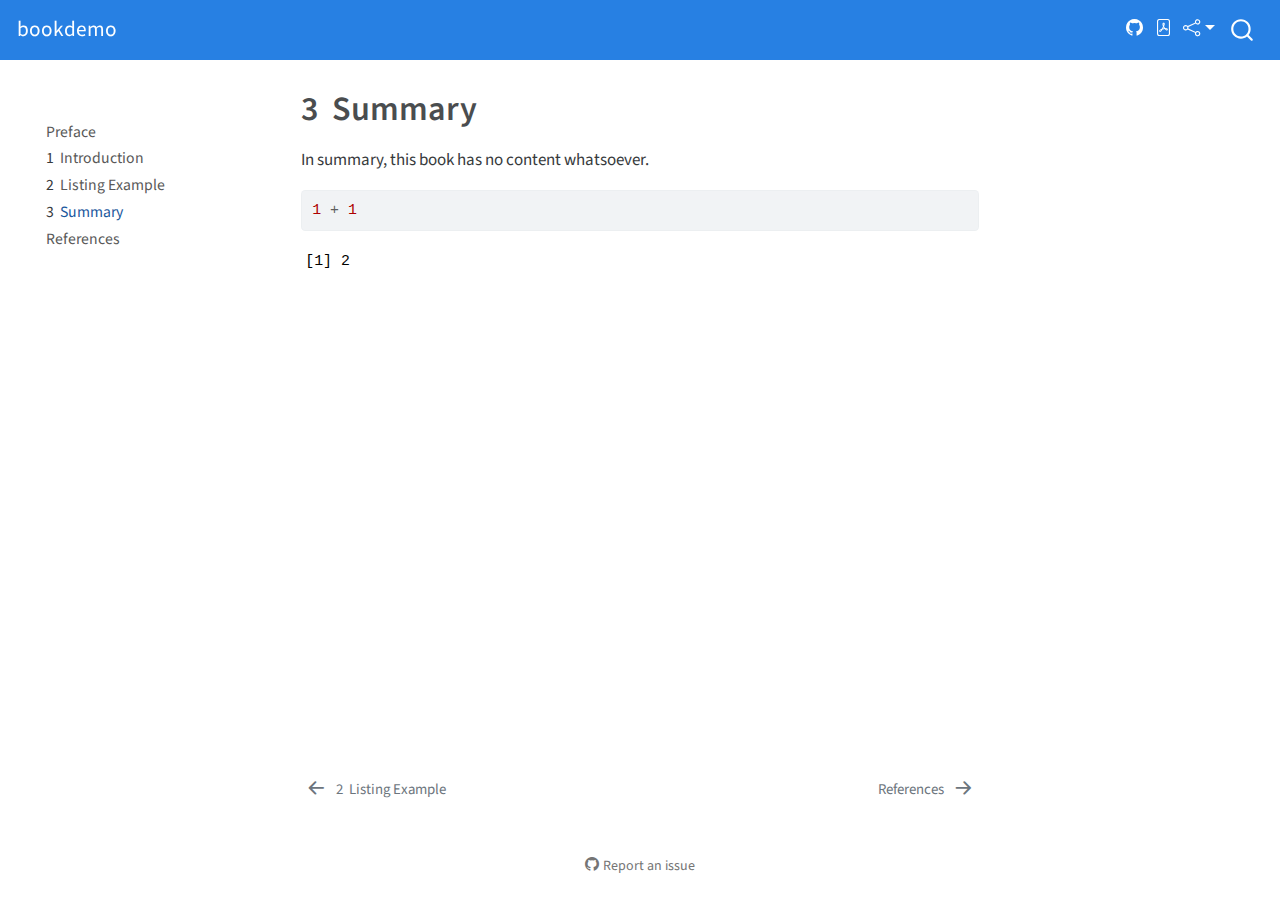
<file: docs/summary.html>
<!DOCTYPE html>
<html xmlns="http://www.w3.org/1999/xhtml" lang="en" xml:lang="en"><head>

<meta charset="utf-8">
<meta name="generator" content="quarto-1.3.450">

<meta name="viewport" content="width=device-width, initial-scale=1.0, user-scalable=yes">


<title>bookdemo - 3&nbsp; Summary</title>
<style>
code{white-space: pre-wrap;}
span.smallcaps{font-variant: small-caps;}
div.columns{display: flex; gap: min(4vw, 1.5em);}
div.column{flex: auto; overflow-x: auto;}
div.hanging-indent{margin-left: 1.5em; text-indent: -1.5em;}
ul.task-list{list-style: none;}
ul.task-list li input[type="checkbox"] {
  width: 0.8em;
  margin: 0 0.8em 0.2em -1em; /* quarto-specific, see https://github.com/quarto-dev/quarto-cli/issues/4556 */ 
  vertical-align: middle;
}
/* CSS for syntax highlighting */
pre > code.sourceCode { white-space: pre; position: relative; }
pre > code.sourceCode > span { display: inline-block; line-height: 1.25; }
pre > code.sourceCode > span:empty { height: 1.2em; }
.sourceCode { overflow: visible; }
code.sourceCode > span { color: inherit; text-decoration: inherit; }
div.sourceCode { margin: 1em 0; }
pre.sourceCode { margin: 0; }
@media screen {
div.sourceCode { overflow: auto; }
}
@media print {
pre > code.sourceCode { white-space: pre-wrap; }
pre > code.sourceCode > span { text-indent: -5em; padding-left: 5em; }
}
pre.numberSource code
  { counter-reset: source-line 0; }
pre.numberSource code > span
  { position: relative; left: -4em; counter-increment: source-line; }
pre.numberSource code > span > a:first-child::before
  { content: counter(source-line);
    position: relative; left: -1em; text-align: right; vertical-align: baseline;
    border: none; display: inline-block;
    -webkit-touch-callout: none; -webkit-user-select: none;
    -khtml-user-select: none; -moz-user-select: none;
    -ms-user-select: none; user-select: none;
    padding: 0 4px; width: 4em;
  }
pre.numberSource { margin-left: 3em;  padding-left: 4px; }
div.sourceCode
  {   }
@media screen {
pre > code.sourceCode > span > a:first-child::before { text-decoration: underline; }
}
</style>


<script src="site_libs/quarto-nav/quarto-nav.js"></script>
<script src="site_libs/quarto-nav/headroom.min.js"></script>
<script src="site_libs/clipboard/clipboard.min.js"></script>
<script src="site_libs/quarto-search/autocomplete.umd.js"></script>
<script src="site_libs/quarto-search/fuse.min.js"></script>
<script src="site_libs/quarto-search/quarto-search.js"></script>
<meta name="quarto:offset" content="./">
<link href="./references.html" rel="next">
<link href="./listing-example.html" rel="prev">
<script src="site_libs/quarto-html/quarto.js"></script>
<script src="site_libs/quarto-html/popper.min.js"></script>
<script src="site_libs/quarto-html/tippy.umd.min.js"></script>
<script src="site_libs/quarto-html/anchor.min.js"></script>
<link href="site_libs/quarto-html/tippy.css" rel="stylesheet">
<link href="site_libs/quarto-html/quarto-syntax-highlighting.css" rel="stylesheet" id="quarto-text-highlighting-styles">
<script src="site_libs/bootstrap/bootstrap.min.js"></script>
<link href="site_libs/bootstrap/bootstrap-icons.css" rel="stylesheet">
<link href="site_libs/bootstrap/bootstrap.min.css" rel="stylesheet" id="quarto-bootstrap" data-mode="light">
<script id="quarto-search-options" type="application/json">{
  "location": "navbar",
  "copy-button": false,
  "collapse-after": 3,
  "panel-placement": "end",
  "type": "overlay",
  "limit": 20,
  "language": {
    "search-no-results-text": "No results",
    "search-matching-documents-text": "matching documents",
    "search-copy-link-title": "Copy link to search",
    "search-hide-matches-text": "Hide additional matches",
    "search-more-match-text": "more match in this document",
    "search-more-matches-text": "more matches in this document",
    "search-clear-button-title": "Clear",
    "search-detached-cancel-button-title": "Cancel",
    "search-submit-button-title": "Submit",
    "search-label": "Search"
  }
}</script>


</head>

<body class="nav-sidebar floating nav-fixed">

<div id="quarto-search-results"></div>
  <header id="quarto-header" class="headroom fixed-top">
    <nav class="navbar navbar-expand-lg navbar-dark ">
      <div class="navbar-container container-fluid">
      <div class="navbar-brand-container">
    <a class="navbar-brand" href="./index.html">
    <span class="navbar-title">bookdemo</span>
    </a>
  </div>
        <div class="quarto-navbar-tools ms-auto tools-wide">
    <a href="https://github.com/agrogan1/bookdemo" rel="" title="Source Code" class="quarto-navigation-tool px-1" aria-label="Source Code"><i class="bi bi-github"></i></a>
    <a href="./bookdemo.pdf" rel="" title="Download PDF" class="quarto-navigation-tool px-1" aria-label="Download PDF"><i class="bi bi-file-pdf"></i></a>
    <div class="dropdown">
      <a href="" title="Share" id="quarto-navigation-tool-dropdown-0" class="quarto-navigation-tool dropdown-toggle px-1" data-bs-toggle="dropdown" aria-expanded="false" aria-label="Share"><i class="bi bi-share"></i></a>
      <ul class="dropdown-menu dropdown-menu-end" aria-labelledby="quarto-navigation-tool-dropdown-0">
          <li>
            <a class="dropdown-item quarto-navbar-tools ms-auto-item" href="https://twitter.com/intent/tweet?url=|url|">
              <i class="bi bi-bi-twitter pe-1"></i>
            Twitter
            </a>
          </li>
          <li>
            <a class="dropdown-item quarto-navbar-tools ms-auto-item" href="https://www.facebook.com/sharer/sharer.php?u=|url|">
              <i class="bi bi-bi-facebook pe-1"></i>
            Facebook
            </a>
          </li>
          <li>
            <a class="dropdown-item quarto-navbar-tools ms-auto-item" href="https://www.linkedin.com/sharing/share-offsite/?url=|url|">
              <i class="bi bi-bi-linkedin pe-1"></i>
            LinkedIn
            </a>
          </li>
      </ul>
    </div>
</div>
          <div id="quarto-search" class="" title="Search"></div>
      </div> <!-- /container-fluid -->
    </nav>
  <nav class="quarto-secondary-nav">
    <div class="container-fluid d-flex">
      <button type="button" class="quarto-btn-toggle btn" data-bs-toggle="collapse" data-bs-target="#quarto-sidebar,#quarto-sidebar-glass" aria-controls="quarto-sidebar" aria-expanded="false" aria-label="Toggle sidebar navigation" onclick="if (window.quartoToggleHeadroom) { window.quartoToggleHeadroom(); }">
        <i class="bi bi-layout-text-sidebar-reverse"></i>
      </button>
      <nav class="quarto-page-breadcrumbs" aria-label="breadcrumb"><ol class="breadcrumb"><li class="breadcrumb-item"><a href="./summary.html"><span class="chapter-number">3</span>&nbsp; <span class="chapter-title">Summary</span></a></li></ol></nav>
      <a class="flex-grow-1" role="button" data-bs-toggle="collapse" data-bs-target="#quarto-sidebar,#quarto-sidebar-glass" aria-controls="quarto-sidebar" aria-expanded="false" aria-label="Toggle sidebar navigation" onclick="if (window.quartoToggleHeadroom) { window.quartoToggleHeadroom(); }">      
      </a>
      <button type="button" class="btn quarto-search-button" aria-label="" onclick="window.quartoOpenSearch();">
        <i class="bi bi-search"></i>
      </button>
    </div>
  </nav>
</header>
<!-- content -->
<div id="quarto-content" class="quarto-container page-columns page-rows-contents page-layout-article page-navbar">
<!-- sidebar -->
  <nav id="quarto-sidebar" class="sidebar collapse collapse-horizontal sidebar-navigation floating overflow-auto">
        <div class="mt-2 flex-shrink-0 align-items-center">
        <div class="sidebar-search">
        <div id="quarto-search" class="" title="Search"></div>
        </div>
        </div>
    <div class="sidebar-menu-container"> 
    <ul class="list-unstyled mt-1">
        <li class="sidebar-item">
  <div class="sidebar-item-container"> 
  <a href="./index.html" class="sidebar-item-text sidebar-link">
 <span class="menu-text">Preface</span></a>
  </div>
</li>
        <li class="sidebar-item">
  <div class="sidebar-item-container"> 
  <a href="./intro.html" class="sidebar-item-text sidebar-link">
 <span class="menu-text"><span class="chapter-number">1</span>&nbsp; <span class="chapter-title">Introduction</span></span></a>
  </div>
</li>
        <li class="sidebar-item">
  <div class="sidebar-item-container"> 
  <a href="./listing-example.html" class="sidebar-item-text sidebar-link">
 <span class="menu-text"><span class="chapter-number">2</span>&nbsp; <span class="chapter-title">Listing Example</span></span></a>
  </div>
</li>
        <li class="sidebar-item">
  <div class="sidebar-item-container"> 
  <a href="./summary.html" class="sidebar-item-text sidebar-link active">
 <span class="menu-text"><span class="chapter-number">3</span>&nbsp; <span class="chapter-title">Summary</span></span></a>
  </div>
</li>
        <li class="sidebar-item">
  <div class="sidebar-item-container"> 
  <a href="./references.html" class="sidebar-item-text sidebar-link">
 <span class="menu-text">References</span></a>
  </div>
</li>
    </ul>
    </div>
</nav>
<div id="quarto-sidebar-glass" data-bs-toggle="collapse" data-bs-target="#quarto-sidebar,#quarto-sidebar-glass"></div>
<!-- margin-sidebar -->
    <div id="quarto-margin-sidebar" class="sidebar margin-sidebar">
        
    </div>
<!-- main -->
<main class="content" id="quarto-document-content">

<header id="title-block-header" class="quarto-title-block default">
<div class="quarto-title">
<h1 class="title"><span class="chapter-number">3</span>&nbsp; <span class="chapter-title">Summary</span></h1>
</div>



<div class="quarto-title-meta">

    
  
    
  </div>
  

</header>

<p>In summary, this book has no content whatsoever.</p>
<div class="cell">
<div class="sourceCode cell-code" id="cb1"><pre class="sourceCode r code-with-copy"><code class="sourceCode r"><span id="cb1-1"><a href="#cb1-1" aria-hidden="true" tabindex="-1"></a><span class="dv">1</span> <span class="sc">+</span> <span class="dv">1</span></span></code><button title="Copy to Clipboard" class="code-copy-button"><i class="bi"></i></button></pre></div>
<div class="cell-output cell-output-stdout">
<pre><code>[1] 2</code></pre>
</div>
</div>



</main> <!-- /main -->
<script id="quarto-html-after-body" type="application/javascript">
window.document.addEventListener("DOMContentLoaded", function (event) {
  const toggleBodyColorMode = (bsSheetEl) => {
    const mode = bsSheetEl.getAttribute("data-mode");
    const bodyEl = window.document.querySelector("body");
    if (mode === "dark") {
      bodyEl.classList.add("quarto-dark");
      bodyEl.classList.remove("quarto-light");
    } else {
      bodyEl.classList.add("quarto-light");
      bodyEl.classList.remove("quarto-dark");
    }
  }
  const toggleBodyColorPrimary = () => {
    const bsSheetEl = window.document.querySelector("link#quarto-bootstrap");
    if (bsSheetEl) {
      toggleBodyColorMode(bsSheetEl);
    }
  }
  toggleBodyColorPrimary();  
  const icon = "";
  const anchorJS = new window.AnchorJS();
  anchorJS.options = {
    placement: 'right',
    icon: icon
  };
  anchorJS.add('.anchored');
  const isCodeAnnotation = (el) => {
    for (const clz of el.classList) {
      if (clz.startsWith('code-annotation-')) {                     
        return true;
      }
    }
    return false;
  }
  const clipboard = new window.ClipboardJS('.code-copy-button', {
    text: function(trigger) {
      const codeEl = trigger.previousElementSibling.cloneNode(true);
      for (const childEl of codeEl.children) {
        if (isCodeAnnotation(childEl)) {
          childEl.remove();
        }
      }
      return codeEl.innerText;
    }
  });
  clipboard.on('success', function(e) {
    // button target
    const button = e.trigger;
    // don't keep focus
    button.blur();
    // flash "checked"
    button.classList.add('code-copy-button-checked');
    var currentTitle = button.getAttribute("title");
    button.setAttribute("title", "Copied!");
    let tooltip;
    if (window.bootstrap) {
      button.setAttribute("data-bs-toggle", "tooltip");
      button.setAttribute("data-bs-placement", "left");
      button.setAttribute("data-bs-title", "Copied!");
      tooltip = new bootstrap.Tooltip(button, 
        { trigger: "manual", 
          customClass: "code-copy-button-tooltip",
          offset: [0, -8]});
      tooltip.show();    
    }
    setTimeout(function() {
      if (tooltip) {
        tooltip.hide();
        button.removeAttribute("data-bs-title");
        button.removeAttribute("data-bs-toggle");
        button.removeAttribute("data-bs-placement");
      }
      button.setAttribute("title", currentTitle);
      button.classList.remove('code-copy-button-checked');
    }, 1000);
    // clear code selection
    e.clearSelection();
  });
  function tippyHover(el, contentFn) {
    const config = {
      allowHTML: true,
      content: contentFn,
      maxWidth: 500,
      delay: 100,
      arrow: false,
      appendTo: function(el) {
          return el.parentElement;
      },
      interactive: true,
      interactiveBorder: 10,
      theme: 'quarto',
      placement: 'bottom-start'
    };
    window.tippy(el, config); 
  }
  const noterefs = window.document.querySelectorAll('a[role="doc-noteref"]');
  for (var i=0; i<noterefs.length; i++) {
    const ref = noterefs[i];
    tippyHover(ref, function() {
      // use id or data attribute instead here
      let href = ref.getAttribute('data-footnote-href') || ref.getAttribute('href');
      try { href = new URL(href).hash; } catch {}
      const id = href.replace(/^#\/?/, "");
      const note = window.document.getElementById(id);
      return note.innerHTML;
    });
  }
      let selectedAnnoteEl;
      const selectorForAnnotation = ( cell, annotation) => {
        let cellAttr = 'data-code-cell="' + cell + '"';
        let lineAttr = 'data-code-annotation="' +  annotation + '"';
        const selector = 'span[' + cellAttr + '][' + lineAttr + ']';
        return selector;
      }
      const selectCodeLines = (annoteEl) => {
        const doc = window.document;
        const targetCell = annoteEl.getAttribute("data-target-cell");
        const targetAnnotation = annoteEl.getAttribute("data-target-annotation");
        const annoteSpan = window.document.querySelector(selectorForAnnotation(targetCell, targetAnnotation));
        const lines = annoteSpan.getAttribute("data-code-lines").split(",");
        const lineIds = lines.map((line) => {
          return targetCell + "-" + line;
        })
        let top = null;
        let height = null;
        let parent = null;
        if (lineIds.length > 0) {
            //compute the position of the single el (top and bottom and make a div)
            const el = window.document.getElementById(lineIds[0]);
            top = el.offsetTop;
            height = el.offsetHeight;
            parent = el.parentElement.parentElement;
          if (lineIds.length > 1) {
            const lastEl = window.document.getElementById(lineIds[lineIds.length - 1]);
            const bottom = lastEl.offsetTop + lastEl.offsetHeight;
            height = bottom - top;
          }
          if (top !== null && height !== null && parent !== null) {
            // cook up a div (if necessary) and position it 
            let div = window.document.getElementById("code-annotation-line-highlight");
            if (div === null) {
              div = window.document.createElement("div");
              div.setAttribute("id", "code-annotation-line-highlight");
              div.style.position = 'absolute';
              parent.appendChild(div);
            }
            div.style.top = top - 2 + "px";
            div.style.height = height + 4 + "px";
            let gutterDiv = window.document.getElementById("code-annotation-line-highlight-gutter");
            if (gutterDiv === null) {
              gutterDiv = window.document.createElement("div");
              gutterDiv.setAttribute("id", "code-annotation-line-highlight-gutter");
              gutterDiv.style.position = 'absolute';
              const codeCell = window.document.getElementById(targetCell);
              const gutter = codeCell.querySelector('.code-annotation-gutter');
              gutter.appendChild(gutterDiv);
            }
            gutterDiv.style.top = top - 2 + "px";
            gutterDiv.style.height = height + 4 + "px";
          }
          selectedAnnoteEl = annoteEl;
        }
      };
      const unselectCodeLines = () => {
        const elementsIds = ["code-annotation-line-highlight", "code-annotation-line-highlight-gutter"];
        elementsIds.forEach((elId) => {
          const div = window.document.getElementById(elId);
          if (div) {
            div.remove();
          }
        });
        selectedAnnoteEl = undefined;
      };
      // Attach click handler to the DT
      const annoteDls = window.document.querySelectorAll('dt[data-target-cell]');
      for (const annoteDlNode of annoteDls) {
        annoteDlNode.addEventListener('click', (event) => {
          const clickedEl = event.target;
          if (clickedEl !== selectedAnnoteEl) {
            unselectCodeLines();
            const activeEl = window.document.querySelector('dt[data-target-cell].code-annotation-active');
            if (activeEl) {
              activeEl.classList.remove('code-annotation-active');
            }
            selectCodeLines(clickedEl);
            clickedEl.classList.add('code-annotation-active');
          } else {
            // Unselect the line
            unselectCodeLines();
            clickedEl.classList.remove('code-annotation-active');
          }
        });
      }
  const findCites = (el) => {
    const parentEl = el.parentElement;
    if (parentEl) {
      const cites = parentEl.dataset.cites;
      if (cites) {
        return {
          el,
          cites: cites.split(' ')
        };
      } else {
        return findCites(el.parentElement)
      }
    } else {
      return undefined;
    }
  };
  var bibliorefs = window.document.querySelectorAll('a[role="doc-biblioref"]');
  for (var i=0; i<bibliorefs.length; i++) {
    const ref = bibliorefs[i];
    const citeInfo = findCites(ref);
    if (citeInfo) {
      tippyHover(citeInfo.el, function() {
        var popup = window.document.createElement('div');
        citeInfo.cites.forEach(function(cite) {
          var citeDiv = window.document.createElement('div');
          citeDiv.classList.add('hanging-indent');
          citeDiv.classList.add('csl-entry');
          var biblioDiv = window.document.getElementById('ref-' + cite);
          if (biblioDiv) {
            citeDiv.innerHTML = biblioDiv.innerHTML;
          }
          popup.appendChild(citeDiv);
        });
        return popup.innerHTML;
      });
    }
  }
});
</script>
<nav class="page-navigation">
  <div class="nav-page nav-page-previous">
      <a href="./listing-example.html" class="pagination-link">
        <i class="bi bi-arrow-left-short"></i> <span class="nav-page-text"><span class="chapter-number">2</span>&nbsp; <span class="chapter-title">Listing Example</span></span>
      </a>          
  </div>
  <div class="nav-page nav-page-next">
      <a href="./references.html" class="pagination-link">
        <span class="nav-page-text">References</span> <i class="bi bi-arrow-right-short"></i>
      </a>
  </div>
</nav>
</div> <!-- /content -->



<footer class="footer"><div class="nav-footer"><div class="nav-footer-center"><div class="toc-actions"><div><i class="bi bi-github"></i></div><div class="action-links"><p><a href="https://github.com/agrogan1/bookdemo/issues/new" class="toc-action">Report an issue</a></p></div></div></div></div></footer></body></html>
</file>
<file: docs/site_libs/quarto-html/tippy.css>
.tippy-box[data-animation=fade][data-state=hidden]{opacity:0}[data-tippy-root]{max-width:calc(100vw - 10px)}.tippy-box{position:relative;background-color:#333;color:#fff;border-radius:4px;font-size:14px;line-height:1.4;white-space:normal;outline:0;transition-property:transform,visibility,opacity}.tippy-box[data-placement^=top]>.tippy-arrow{bottom:0}.tippy-box[data-placement^=top]>.tippy-arrow:before{bottom:-7px;left:0;border-width:8px 8px 0;border-top-color:initial;transform-origin:center top}.tippy-box[data-placement^=bottom]>.tippy-arrow{top:0}.tippy-box[data-placement^=bottom]>.tippy-arrow:before{top:-7px;left:0;border-width:0 8px 8px;border-bottom-color:initial;transform-origin:center bottom}.tippy-box[data-placement^=left]>.tippy-arrow{right:0}.tippy-box[data-placement^=left]>.tippy-arrow:before{border-width:8px 0 8px 8px;border-left-color:initial;right:-7px;transform-origin:center left}.tippy-box[data-placement^=right]>.tippy-arrow{left:0}.tippy-box[data-placement^=right]>.tippy-arrow:before{left:-7px;border-width:8px 8px 8px 0;border-right-color:initial;transform-origin:center right}.tippy-box[data-inertia][data-state=visible]{transition-timing-function:cubic-bezier(.54,1.5,.38,1.11)}.tippy-arrow{width:16px;height:16px;color:#333}.tippy-arrow:before{content:"";position:absolute;border-color:transparent;border-style:solid}.tippy-content{position:relative;padding:5px 9px;z-index:1}
</file>
<file: docs/site_libs/quarto-html/quarto-syntax-highlighting.css>
/* quarto syntax highlight colors */
:root {
  --quarto-hl-ot-color: #003B4F;
  --quarto-hl-at-color: #657422;
  --quarto-hl-ss-color: #20794D;
  --quarto-hl-an-color: #5E5E5E;
  --quarto-hl-fu-color: #4758AB;
  --quarto-hl-st-color: #20794D;
  --quarto-hl-cf-color: #003B4F;
  --quarto-hl-op-color: #5E5E5E;
  --quarto-hl-er-color: #AD0000;
  --quarto-hl-bn-color: #AD0000;
  --quarto-hl-al-color: #AD0000;
  --quarto-hl-va-color: #111111;
  --quarto-hl-bu-color: inherit;
  --quarto-hl-ex-color: inherit;
  --quarto-hl-pp-color: #AD0000;
  --quarto-hl-in-color: #5E5E5E;
  --quarto-hl-vs-color: #20794D;
  --quarto-hl-wa-color: #5E5E5E;
  --quarto-hl-do-color: #5E5E5E;
  --quarto-hl-im-color: #00769E;
  --quarto-hl-ch-color: #20794D;
  --quarto-hl-dt-color: #AD0000;
  --quarto-hl-fl-color: #AD0000;
  --quarto-hl-co-color: #5E5E5E;
  --quarto-hl-cv-color: #5E5E5E;
  --quarto-hl-cn-color: #8f5902;
  --quarto-hl-sc-color: #5E5E5E;
  --quarto-hl-dv-color: #AD0000;
  --quarto-hl-kw-color: #003B4F;
}

/* other quarto variables */
:root {
  --quarto-font-monospace: SFMono-Regular, Menlo, Monaco, Consolas, "Liberation Mono", "Courier New", monospace;
}

pre > code.sourceCode > span {
  color: #003B4F;
}

code span {
  color: #003B4F;
}

code.sourceCode > span {
  color: #003B4F;
}

div.sourceCode,
div.sourceCode pre.sourceCode {
  color: #003B4F;
}

code span.ot {
  color: #003B4F;
  font-style: inherit;
}

code span.at {
  color: #657422;
  font-style: inherit;
}

code span.ss {
  color: #20794D;
  font-style: inherit;
}

code span.an {
  color: #5E5E5E;
  font-style: inherit;
}

code span.fu {
  color: #4758AB;
  font-style: inherit;
}

code span.st {
  color: #20794D;
  font-style: inherit;
}

code span.cf {
  color: #003B4F;
  font-style: inherit;
}

code span.op {
  color: #5E5E5E;
  font-style: inherit;
}

code span.er {
  color: #AD0000;
  font-style: inherit;
}

code span.bn {
  color: #AD0000;
  font-style: inherit;
}

code span.al {
  color: #AD0000;
  font-style: inherit;
}

code span.va {
  color: #111111;
  font-style: inherit;
}

code span.bu {
  font-style: inherit;
}

code span.ex {
  font-style: inherit;
}

code span.pp {
  color: #AD0000;
  font-style: inherit;
}

code span.in {
  color: #5E5E5E;
  font-style: inherit;
}

code span.vs {
  color: #20794D;
  font-style: inherit;
}

code span.wa {
  color: #5E5E5E;
  font-style: italic;
}

code span.do {
  color: #5E5E5E;
  font-style: italic;
}

code span.im {
  color: #00769E;
  font-style: inherit;
}

code span.ch {
  color: #20794D;
  font-style: inherit;
}

code span.dt {
  color: #AD0000;
  font-style: inherit;
}

code span.fl {
  color: #AD0000;
  font-style: inherit;
}

code span.co {
  color: #5E5E5E;
  font-style: inherit;
}

code span.cv {
  color: #5E5E5E;
  font-style: italic;
}

code span.cn {
  color: #8f5902;
  font-style: inherit;
}

code span.sc {
  color: #5E5E5E;
  font-style: inherit;
}

code span.dv {
  color: #AD0000;
  font-style: inherit;
}

code span.kw {
  color: #003B4F;
  font-style: inherit;
}

.prevent-inlining {
  content: "</";
}

/*# sourceMappingURL=debc5d5d77c3f9108843748ff7464032.css.map */
</file>
